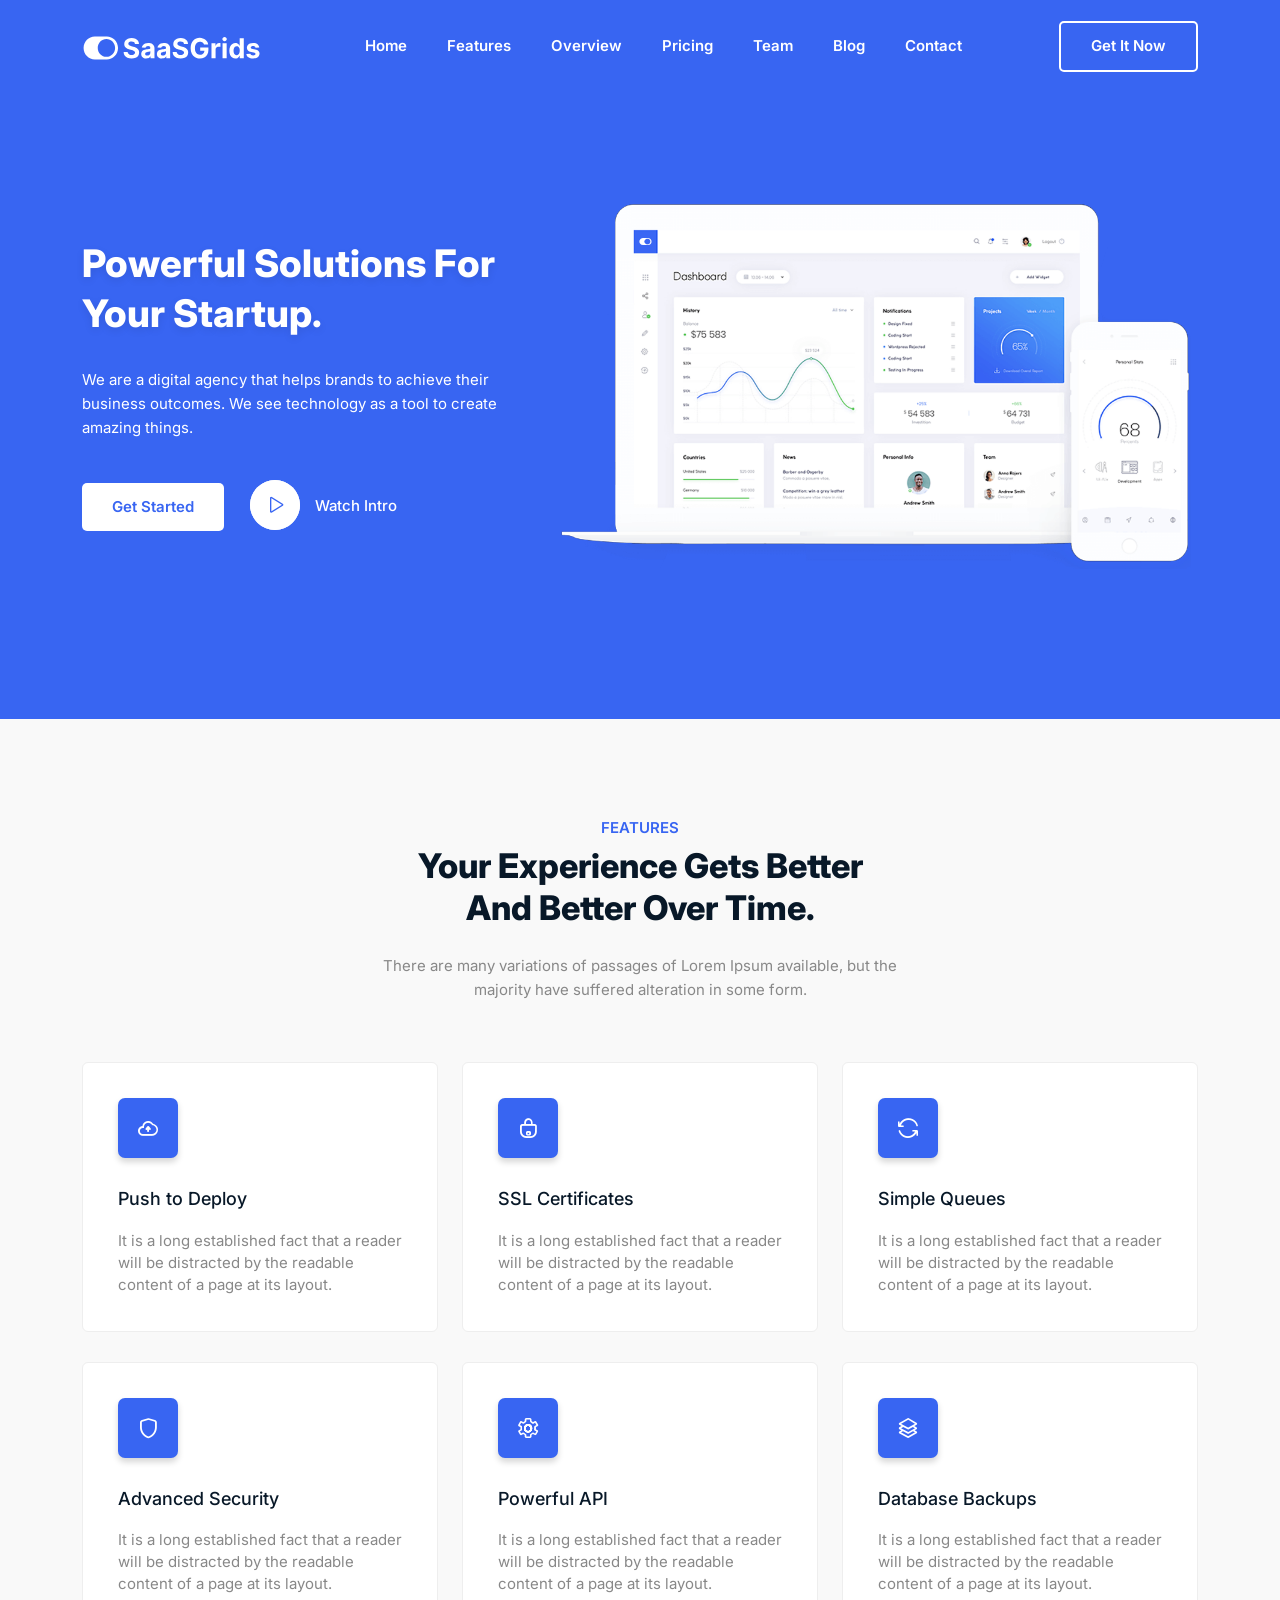
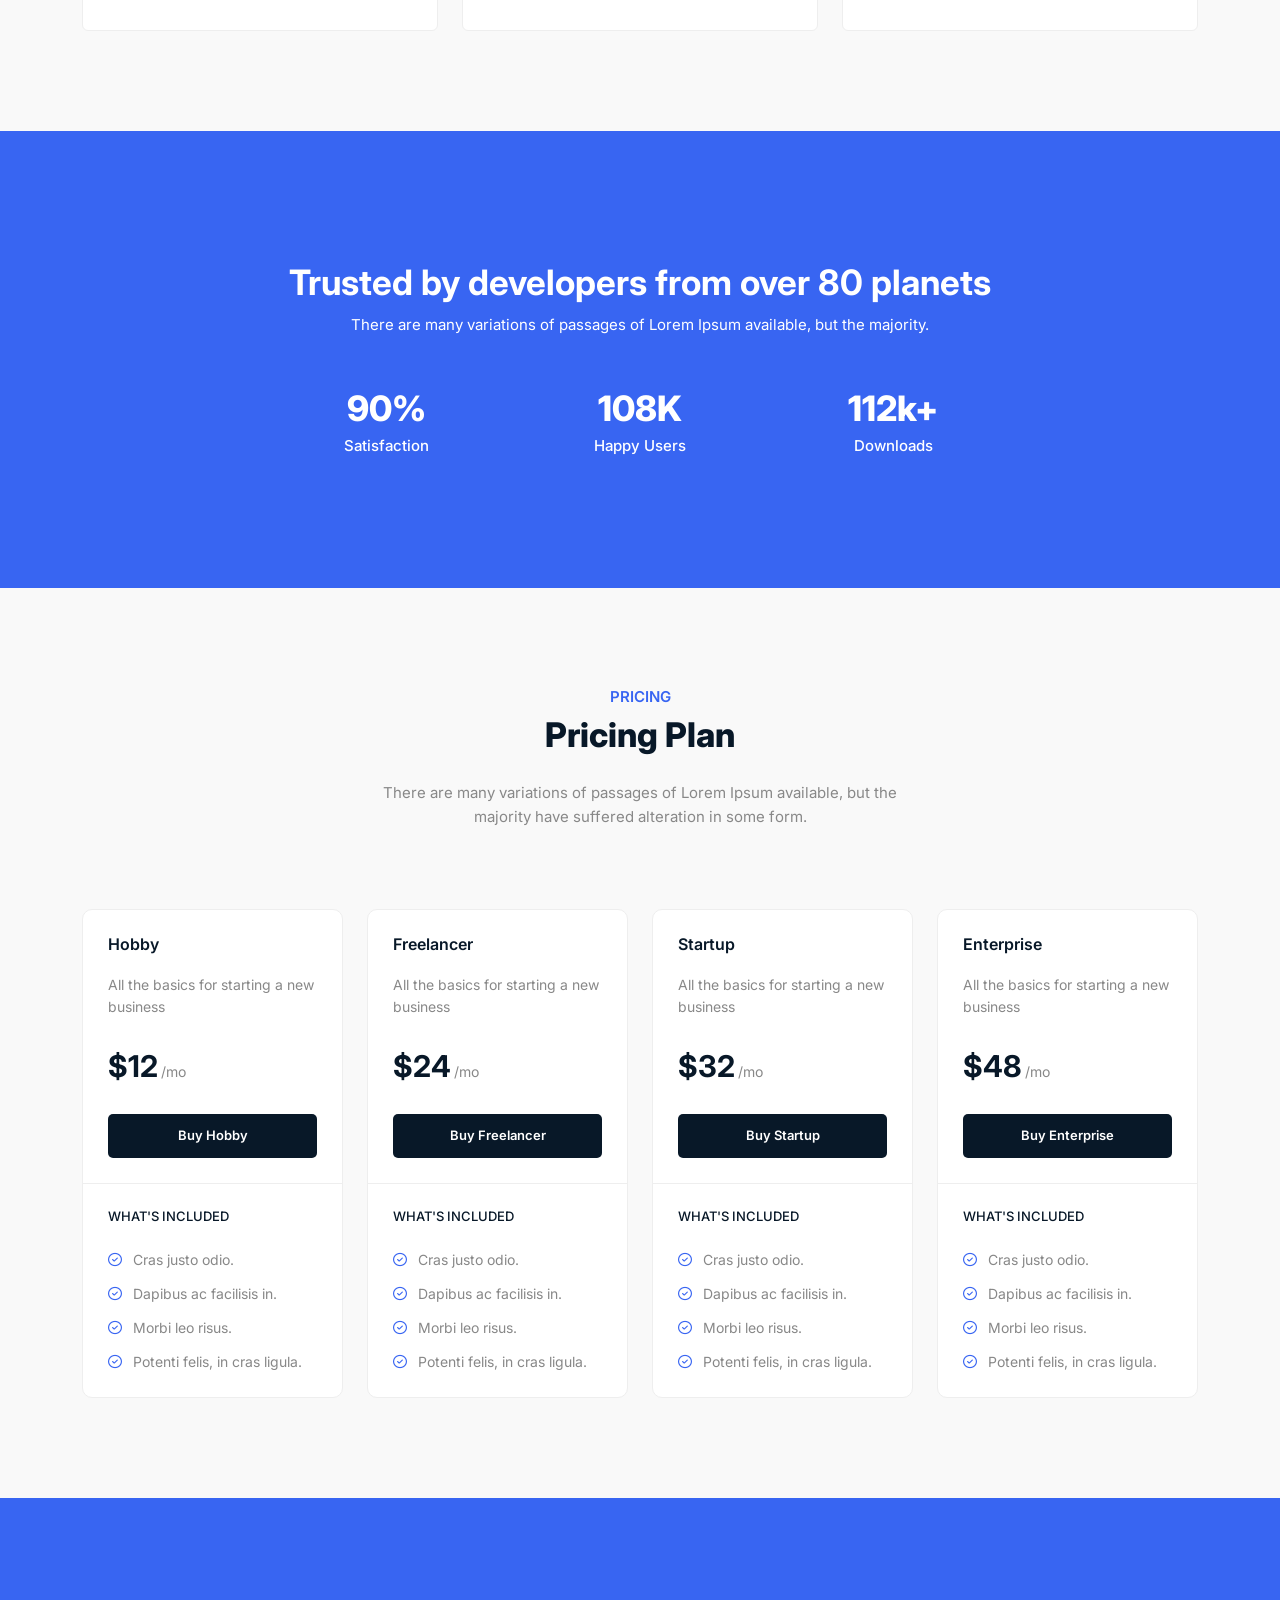
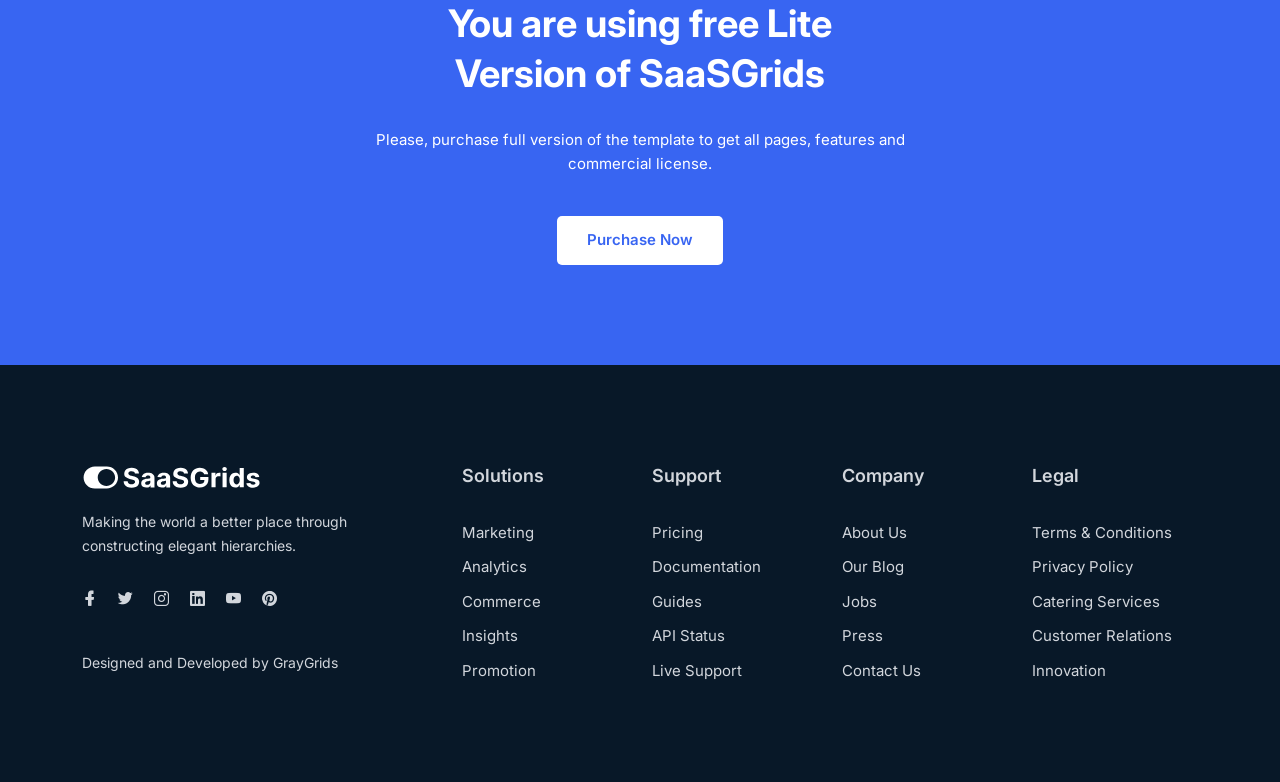
<file: SaasGrids-free-lite/index.html>
<!DOCTYPE html>
<html class="no-js" lang="zxx">

<head>
    <meta charset="utf-8" />
    <meta http-equiv="x-ua-compatible" content="ie=edge" />
    <title>SaaSGrids - Creative Landing Page HTML Template.</title>
    <meta name="description" content="" />
    <meta name="viewport" content="width=device-width, initial-scale=1" />
    <link rel="shortcut icon" type="image/x-icon" href="assets/images/favicon.svg" />

    <!-- ========================= CSS here ========================= -->
    <link rel="stylesheet" href="assets/css/bootstrap.min.css" />
    <link rel="stylesheet" href="assets/css/LineIcons.2.0.css" />
    <link rel="stylesheet" href="assets/css/animate.css" />
    <link rel="stylesheet" href="assets/css/tiny-slider.css" />
    <link rel="stylesheet" href="assets/css/glightbox.min.css" />
    <link rel="stylesheet" href="assets/css/main.css" />

</head>

<body>
    <!--[if lte IE 9]>
      <p class="browserupgrade">
        You are using an <strong>outdated</strong> browser. Please
        <a href="https://browsehappy.com/">upgrade your browser</a> to improve
        your experience and security.
      </p>
    <![endif]-->

    <!-- Preloader -->
    <div class="preloader">
        <div class="preloader-inner">
            <div class="preloader-icon">
                <span></span>
                <span></span>
            </div>
        </div>
    </div>
    <!-- /End Preloader -->

    <!-- Start Header Area -->
    <header class="header navbar-area">
        <div class="container">
            <div class="row align-items-center">
                <div class="col-lg-12">
                    <div class="nav-inner">
                        <!-- Start Navbar -->
                        <nav class="navbar navbar-expand-lg">
                            <a class="navbar-brand" href="index.html">
                                <img src="assets/images/logo/white-logo.svg" alt="Logo">
                            </a>
                            <button class="navbar-toggler mobile-menu-btn" type="button" data-bs-toggle="collapse"
                                data-bs-target="#navbarSupportedContent" aria-controls="navbarSupportedContent"
                                aria-expanded="false" aria-label="Toggle navigation">
                                <span class="toggler-icon"></span>
                                <span class="toggler-icon"></span>
                                <span class="toggler-icon"></span>
                            </button>
                            <div class="collapse navbar-collapse sub-menu-bar" id="navbarSupportedContent">
                                <ul id="nav" class="navbar-nav ms-auto">
                                    <li class="nav-item">
                                        <a href="#home" class="page-scroll active"
                                            aria-label="Toggle navigation">Home</a>
                                    </li>
                                    <li class="nav-item">
                                        <a href="#features" class="page-scroll"
                                            aria-label="Toggle navigation">Features</a>
                                    </li>
                                    <li class="nav-item">
                                        <a href="javascript:void(0)" aria-label="Toggle navigation">Overview</a>
                                    </li>
                                    <li class="nav-item">
                                        <a href="#pricing" class="page-scroll"
                                            aria-label="Toggle navigation">Pricing</a>
                                    </li>
                                    <li class="nav-item">
                                        <a href="javascript:void(0)" aria-label="Toggle navigation">Team</a>
                                    </li>
                                    <li class="nav-item">
                                        <a class="dd-menu collapsed" href="javascript:void(0)" data-bs-toggle="collapse"
                                            data-bs-target="#submenu-1-4" aria-controls="navbarSupportedContent"
                                            aria-expanded="false" aria-label="Toggle navigation">Blog</a>
                                        <ul class="sub-menu collapse" id="submenu-1-4">
                                            <li class="nav-item"><a href="javascript:void(0)">Blog Grid Sidebar</a>
                                            </li>
                                            <li class="nav-item"><a href="javascript:void(0)">Blog Single</a></li>
                                            <li class="nav-item"><a href="javascript:void(0)">Blog Single
                                                    Sibebar</a></li>
                                        </ul>
                                    </li>
                                    <li class="nav-item">
                                        <a href="javascript:void(0)" aria-label="Toggle navigation">Contact</a>
                                    </li>
                                </ul>
                            </div> <!-- navbar collapse -->
                            <div class="button add-list-button">
                                <a href="javascript:void(0)" class="btn">Get it now</a>
                            </div>
                        </nav>
                        <!-- End Navbar -->
                    </div>
                </div>
            </div> <!-- row -->
        </div> <!-- container -->
    </header>
    <!-- End Header Area -->

    <!-- Start Hero Area -->
    <section id="home" class="hero-area">
        <div class="container">
            <div class="row align-items-center">
                <div class="col-lg-5 col-md-12 col-12">
                    <div class="hero-content">
                        <h1 class="wow fadeInLeft" data-wow-delay=".4s">Powerful solutions for your startup.</h1>
                        <p class="wow fadeInLeft" data-wow-delay=".6s">We are a digital agency that helps brands to
                            achieve their business outcomes. We see technology as a tool to create amazing things.</p>
                        <div class="button wow fadeInLeft" data-wow-delay=".8s">
                            <a href="contact.html" class="btn">Get Started</a>
                            <a href="https://www.youtube.com/watch?v=r44RKWyfcFw&fbclid=IwAR21beSJORalzmzokxDRcGfkZA1AtRTE__l5N4r09HcGS5Y6vOluyouM9EM"
                                class="glightbox video-button"><span class="video"><i
                                        class="lni lni-play"></i></span><span class="text">Watch Intro</span></a>
                        </div>
                    </div>
                </div>
                <div class="col-lg-7 col-md-12 col-12">
                    <div class="hero-image wow fadeInRight" data-wow-delay=".4s">
                        <img src="assets/images/hero/laptop.png" alt="#">
                    </div>
                </div>
            </div>
        </div>
    </section>
    <!-- End Hero Area -->

    <!-- Start Features Area -->
    <section id="features" class="features section">
        <div class="container">
            <div class="row">
                <div class="col-12">
                    <div class="section-title">
                        <h3 class="wow zoomIn" data-wow-delay=".2s">Features</h3>
                        <h2 class="wow fadeInUp" data-wow-delay=".4s">Your Experience Gets Better And Better Over Time.
                        </h2>
                        <p class="wow fadeInUp" data-wow-delay=".6s">There are many variations of passages of Lorem
                            Ipsum available, but the majority have suffered alteration in some form.</p>
                    </div>
                </div>
            </div>
            <div class="row">
                <div class="col-lg-4 col-md-6 col-12">
                    <!-- Start Single Feature -->
                    <div class="single-feature wow fadeInUp" data-wow-delay=".2s">
                        <i class="lni lni-cloud-upload"></i>
                        <h3>Push to Deploy</h3>
                        <p>It is a long established fact that a reader will be distracted by the readable content of a
                            page at its layout.</p>
                    </div>
                    <!-- End Single Feature -->
                </div>
                <div class="col-lg-4 col-md-6 col-12">
                    <!-- Start Single Feature -->
                    <div class="single-feature wow fadeInUp" data-wow-delay=".4s">
                        <i class="lni lni-lock"></i>
                        <h3>SSL Certificates</h3>
                        <p>It is a long established fact that a reader will be distracted by the readable content of a
                            page at its layout.</p>
                    </div>
                    <!-- End Single Feature -->
                </div>
                <div class="col-lg-4 col-md-6 col-12">
                    <!-- Start Single Feature -->
                    <div class="single-feature wow fadeInUp" data-wow-delay=".6s">
                        <i class="lni lni-reload"></i>
                        <h3>Simple Queues</h3>
                        <p>It is a long established fact that a reader will be distracted by the readable content of a
                            page at its layout.</p>
                    </div>
                    <!-- End Single Feature -->
                </div>
                <div class="col-lg-4 col-md-6 col-12">
                    <!-- Start Single Feature -->
                    <div class="single-feature wow fadeInUp" data-wow-delay=".2s">
                        <i class="lni lni-shield"></i>
                        <h3>Advanced Security</h3>
                        <p>It is a long established fact that a reader will be distracted by the readable content of a
                            page at its layout.</p>
                    </div>
                    <!-- End Single Feature -->
                </div>
                <div class="col-lg-4 col-md-6 col-12">
                    <!-- Start Single Feature -->
                    <div class="single-feature wow fadeInUp" data-wow-delay=".4s">
                        <i class="lni lni-cog"></i>
                        <h3>Powerful API</h3>
                        <p>It is a long established fact that a reader will be distracted by the readable content of a
                            page at its layout.</p>
                    </div>
                    <!-- End Single Feature -->
                </div>
                <div class="col-lg-4 col-md-6 col-12">
                    <!-- Start Single Feature -->
                    <div class="single-feature wow fadeInUp" data-wow-delay=".6s">
                        <i class="lni lni-layers"></i>
                        <h3>Database Backups</h3>
                        <p>It is a long established fact that a reader will be distracted by the readable content of a
                            page at its layout.</p>
                    </div>
                    <!-- End Single Feature -->
                </div>
            </div>
        </div>
    </section>
    <!-- End Features Area -->

    <!-- Start Achievement Area -->
    <section class="our-achievement section">
        <div class="container">
            <div class="row">
                <div class="col-lg-10 offset-lg-1 col-md-12 col-12">
                    <div class="title">
                        <h2>Trusted by developers from over 80 planets</h2>
                        <p>There are many variations of passages of Lorem Ipsum available, but the majority.</p>
                    </div>
                </div>
            </div>
            <div class="row">
                <div class="col-lg-8 offset-lg-2 col-md-12 col-12">
                    <div class="row">
                        <div class="col-lg-4 col-md-4 col-12">
                            <div class="single-achievement wow fadeInUp" data-wow-delay=".2s">
                                <h3 class="counter"><span id="secondo1" class="countup" cup-end="100">100</span>%</h3>
                                <p>satisfaction</p>
                            </div>
                        </div>
                        <div class="col-lg-4 col-md-4 col-12">
                            <div class="single-achievement wow fadeInUp" data-wow-delay=".4s">
                                <h3 class="counter"><span id="secondo2" class="countup" cup-end="120">120</span>K</h3>
                                <p>Happy Users</p>
                            </div>
                        </div>
                        <div class="col-lg-4 col-md-4 col-12">
                            <div class="single-achievement wow fadeInUp" data-wow-delay=".6s">
                                <h3 class="counter"><span id="secondo3" class="countup" cup-end="125">125</span>k+</h3>
                                <p>Downloads</p>
                            </div>
                        </div>
                    </div>
                </div>
            </div>
        </div>
    </section>
    <!-- End Achievement Area -->

    <!-- Start Pricing Table Area -->
    <section id="pricing" class="pricing-table section">
        <div class="container">
            <div class="row">
                <div class="col-12">
                    <div class="section-title">
                        <h3 class="wow zoomIn" data-wow-delay=".2s">pricing</h3>
                        <h2 class="wow fadeInUp" data-wow-delay=".4s">Pricing Plan</h2>
                        <p class="wow fadeInUp" data-wow-delay=".6s">There are many variations of passages of Lorem
                            Ipsum available, but the majority have suffered alteration in some form.</p>
                    </div>
                </div>
            </div>
            <div class="row">
                <div class="col-lg-3 col-md-6 col-12">
                    <!-- Single Table -->
                    <div class="single-table wow fadeInUp" data-wow-delay=".2s">
                        <!-- Table Head -->
                        <div class="table-head">
                            <h4 class="title">Hobby</h4>
                            <p>All the basics for starting a new business</p>
                            <div class="price">
                                <h2 class="amount">$12<span class="duration">/mo</span></h2>
                            </div>
                            <div class="button">
                                <a href="javascript:void(0)" class="btn">Buy Hobby</a>
                            </div>
                        </div>
                        <!-- End Table Head -->
                        <!-- Start Table Content -->
                        <div class="table-content">
                            <h4 class="middle-title">What's Included</h4>
                            <!-- Table List -->
                            <ul class="table-list">
                                <li><i class="lni lni-checkmark-circle"></i> Cras justo odio.</li>
                                <li><i class="lni lni-checkmark-circle"></i> Dapibus ac facilisis in.</li>
                                <li><i class="lni lni-checkmark-circle"></i> Morbi leo risus.</li>
                                <li><i class="lni lni-checkmark-circle"></i> Potenti felis, in cras ligula.</li>
                            </ul>
                            <!-- End Table List -->
                        </div>
                        <!-- End Table Content -->
                    </div>
                    <!-- End Single Table-->
                </div>
                <div class="col-lg-3 col-md-6 col-12">
                    <!-- Single Table -->
                    <div class="single-table wow fadeInUp" data-wow-delay=".4s">
                        <!-- Table Head -->
                        <div class="table-head">
                            <h4 class="title">Freelancer</h4>
                            <p>All the basics for starting a new business</p>
                            <div class="price">
                                <h2 class="amount">$24<span class="duration">/mo</span></h2>
                            </div>
                            <div class="button">
                                <a href="javascript:void(0)" class="btn">Buy Freelancer</a>
                            </div>
                        </div>
                        <!-- End Table Head -->
                        <!-- Start Table Content -->
                        <div class="table-content">
                            <h4 class="middle-title">What's Included</h4>
                            <!-- Table List -->
                            <ul class="table-list">
                                <li><i class="lni lni-checkmark-circle"></i> Cras justo odio.</li>
                                <li><i class="lni lni-checkmark-circle"></i> Dapibus ac facilisis in.</li>
                                <li><i class="lni lni-checkmark-circle"></i> Morbi leo risus.</li>
                                <li><i class="lni lni-checkmark-circle"></i> Potenti felis, in cras ligula.</li>
                            </ul>
                            <!-- End Table List -->
                        </div>
                        <!-- End Table Content -->
                    </div>
                    <!-- End Single Table-->
                </div>
                <div class="col-lg-3 col-md-6 col-12">
                    <!-- Single Table -->
                    <div class="single-table wow fadeInUp" data-wow-delay=".6s">
                        <!-- Table Head -->
                        <div class="table-head">
                            <h4 class="title">Startup</h4>
                            <p>All the basics for starting a new business</p>
                            <div class="price">
                                <h2 class="amount">$32<span class="duration">/mo</span></h2>
                            </div>
                            <div class="button">
                                <a href="javascript:void(0)" class="btn">Buy Startup</a>
                            </div>
                        </div>
                        <!-- End Table Head -->
                        <!-- Start Table Content -->
                        <div class="table-content">
                            <h4 class="middle-title">What's Included</h4>
                            <!-- Table List -->
                            <ul class="table-list">
                                <li><i class="lni lni-checkmark-circle"></i> Cras justo odio.</li>
                                <li><i class="lni lni-checkmark-circle"></i> Dapibus ac facilisis in.</li>
                                <li><i class="lni lni-checkmark-circle"></i> Morbi leo risus.</li>
                                <li><i class="lni lni-checkmark-circle"></i> Potenti felis, in cras ligula.</li>
                            </ul>
                            <!-- End Table List -->
                        </div>
                        <!-- End Table Content -->
                    </div>
                    <!-- End Single Table-->
                </div>
                <div class="col-lg-3 col-md-6 col-12">
                    <!-- Single Table -->
                    <div class="single-table wow fadeInUp" data-wow-delay=".8s">
                        <!-- Table Head -->
                        <div class="table-head">
                            <h4 class="title">Enterprise</h4>
                            <p>All the basics for starting a new business</p>
                            <div class="price">
                                <h2 class="amount">$48<span class="duration">/mo</span></h2>
                            </div>
                            <div class="button">
                                <a href="javascript:void(0)" class="btn">Buy Enterprise</a>
                            </div>
                        </div>
                        <!-- End Table Head -->
                        <!-- Start Table Content -->
                        <div class="table-content">
                            <h4 class="middle-title">What's Included</h4>
                            <!-- Table List -->
                            <ul class="table-list">
                                <li><i class="lni lni-checkmark-circle"></i> Cras justo odio.</li>
                                <li><i class="lni lni-checkmark-circle"></i> Dapibus ac facilisis in.</li>
                                <li><i class="lni lni-checkmark-circle"></i> Morbi leo risus.</li>
                                <li><i class="lni lni-checkmark-circle"></i> Potenti felis, in cras ligula.</li>
                            </ul>
                            <!-- End Table List -->
                        </div>
                        <!-- End Table Content -->
                    </div>
                    <!-- End Single Table-->
                </div>
            </div>
        </div>
    </section>
    <!--/ End Pricing Table Area -->

    <!-- Start Call To Action Area -->
    <section class="section call-action">
        <div class="container">
            <div class="row">
                <div class="col-lg-8 offset-lg-2 col-md-12 col-12">
                    <div class="cta-content">
                        <h2 class="wow fadeInUp" data-wow-delay=".2s">You are using free Lite <br>Version of SaaSGrids
                        </h2>
                        <p class="wow fadeInUp" data-wow-delay=".4s">Please, purchase full version of the template to
                            get all pages, features and commercial license.</p>
                        <div class="button wow fadeInUp" data-wow-delay=".6s">
                            <a href="javascript:void(0)" class="btn">Purchase Now</a>
                        </div>
                    </div>
                </div>
            </div>
        </div>
    </section>
    <!-- End Call To Action Area -->

    <!-- Start Footer Area -->
    <footer class="footer">
        <!-- Start Footer Top -->
        <div class="footer-top">
            <div class="container">
                <div class="row">
                    <div class="col-lg-4 col-md-4 col-12">
                        <!-- Single Widget -->
                        <div class="single-footer f-about">
                            <div class="logo">
                                <a href="index.html">
                                    <img src="assets/images/logo/white-logo.svg" alt="#">
                                </a>
                            </div>
                            <p>Making the world a better place through constructing elegant hierarchies.</p>
                            <ul class="social">
                                <li><a href="javascript:void(0)"><i class="lni lni-facebook-filled"></i></a></li>
                                <li><a href="javascript:void(0)"><i class="lni lni-twitter-original"></i></a></li>
                                <li><a href="javascript:void(0)"><i class="lni lni-instagram"></i></a></li>
                                <li><a href="javascript:void(0)"><i class="lni lni-linkedin-original"></i></a></li>
                                <li><a href="javascript:void(0)"><i class="lni lni-youtube"></i></a></li>
                                <li><a href="javascript:void(0)"><i class="lni lni-pinterest"></i></a></li>
                            </ul>
                            <p class="copyright-text">Designed and Developed by <a href="https://graygrids.com/"
                                    rel="nofollow" target="_blank">GrayGrids</a>
                            </p>
                        </div>
                        <!-- End Single Widget -->
                    </div>
                    <div class="col-lg-8 col-md-8 col-12">
                        <div class="row">
                            <div class="col-lg-3 col-md-6 col-12">
                                <!-- Single Widget -->
                                <div class="single-footer f-link">
                                    <h3>Solutions</h3>
                                    <ul>
                                        <li><a href="javascript:void(0)">Marketing</a></li>
                                        <li><a href="javascript:void(0)">Analytics</a></li>
                                        <li><a href="javascript:void(0)">Commerce</a></li>
                                        <li><a href="javascript:void(0)">Insights</a></li>
                                        <li><a href="javascript:void(0)">Promotion</a></li>
                                    </ul>
                                </div>
                                <!-- End Single Widget -->
                            </div>
                            <div class="col-lg-3 col-md-6 col-12">
                                <!-- Single Widget -->
                                <div class="single-footer f-link">
                                    <h3>Support</h3>
                                    <ul>
                                        <li><a href="javascript:void(0)">Pricing</a></li>
                                        <li><a href="javascript:void(0)">Documentation</a></li>
                                        <li><a href="javascript:void(0)">Guides</a></li>
                                        <li><a href="javascript:void(0)">API Status</a></li>
                                        <li><a href="javascript:void(0)">Live Support</a></li>
                                    </ul>
                                </div>
                                <!-- End Single Widget -->
                            </div>
                            <div class="col-lg-3 col-md-6 col-12">
                                <!-- Single Widget -->
                                <div class="single-footer f-link">
                                    <h3>Company</h3>
                                    <ul>
                                        <li><a href="javascript:void(0)">About Us</a></li>
                                        <li><a href="javascript:void(0)">Our Blog</a></li>
                                        <li><a href="javascript:void(0)">Jobs</a></li>
                                        <li><a href="javascript:void(0)">Press</a></li>
                                        <li><a href="javascript:void(0)">Contact Us</a></li>
                                    </ul>
                                </div>
                                <!-- End Single Widget -->
                            </div>
                            <div class="col-lg-3 col-md-6 col-12">
                                <!-- Single Widget -->
                                <div class="single-footer f-link">
                                    <h3>Legal</h3>
                                    <ul>
                                        <li><a href="javascript:void(0)">Terms & Conditions</a></li>
                                        <li><a href="javascript:void(0)">Privacy Policy</a></li>
                                        <li><a href="javascript:void(0)">Catering Services</a></li>
                                        <li><a href="javascript:void(0)">Customer Relations</a></li>
                                        <li><a href="javascript:void(0)">Innovation</a></li>
                                    </ul>
                                </div>
                                <!-- End Single Widget -->
                            </div>
                        </div>
                    </div>
                </div>
            </div>
        </div>
        <!--/ End Footer Top -->
    </footer>
    <!--/ End Footer Area -->

    <!-- ========================= scroll-top ========================= -->
    <a href="#" class="scroll-top">
        <i class="lni lni-chevron-up"></i>
    </a>

    <!-- ========================= JS here ========================= -->
    <script src="assets/js/bootstrap.min.js"></script>
    <script src="assets/js/wow.min.js"></script>
    <script src="assets/js/tiny-slider.js"></script>
    <script src="assets/js/glightbox.min.js"></script>
    <script src="assets/js/count-up.min.js"></script>
    <script src="assets/js/main.js"></script>
    <script type="text/javascript">
        //====== counter up 
        var cu = new counterUp({
            start: 0,
            duration: 2000,
            intvalues: true,
            interval: 100,
            append: " ",
        });
        cu.start();
    </script>
</body>

</html>
</file>
<file: SaasGrids-free-lite/assets/css/tiny-slider.css>
.tns-outer{padding:0!important}.tns-outer [hidden]{display:none!important}.tns-outer [aria-controls],.tns-outer [data-action]{cursor:pointer}.tns-slider{-webkit-transition:all 0s;-moz-transition:all 0s;transition:all 0s}.tns-slider>.tns-item{-webkit-box-sizing:border-box;-moz-box-sizing:border-box;box-sizing:border-box}.tns-horizontal.tns-subpixel{white-space:nowrap}.tns-horizontal.tns-subpixel>.tns-item{display:inline-block;vertical-align:top;white-space:normal}.tns-horizontal.tns-no-subpixel:after{content:'';display:table;clear:both}.tns-horizontal.tns-no-subpixel>.tns-item{float:left}.tns-horizontal.tns-carousel.tns-no-subpixel>.tns-item{margin-right:-100%}.tns-no-calc{position:relative;left:0}.tns-gallery{position:relative;left:0;min-height:1px}.tns-gallery>.tns-item{position:absolute;left:-100%;-webkit-transition:transform 0s,opacity 0s;-moz-transition:transform 0s,opacity 0s;transition:transform 0s,opacity 0s}.tns-gallery>.tns-slide-active{position:relative;left:auto!important}.tns-gallery>.tns-moving{-webkit-transition:all .25s;-moz-transition:all .25s;transition:all .25s}.tns-autowidth{display:inline-block}.tns-lazy-img{-webkit-transition:opacity .6s;-moz-transition:opacity .6s;transition:opacity .6s;opacity:.6}.tns-lazy-img.tns-complete{opacity:1}.tns-ah{-webkit-transition:height 0s;-moz-transition:height 0s;transition:height 0s}.tns-ovh{overflow:hidden}.tns-visually-hidden{position:absolute;left:-10000em}.tns-transparent{opacity:0;visibility:hidden}.tns-fadeIn{opacity:1;filter:alpha(opacity=100);z-index:0}.tns-normal,.tns-fadeOut{opacity:0;filter:alpha(opacity=0);z-index:-1}.tns-vpfix{white-space:nowrap}.tns-vpfix>div,.tns-vpfix>li{display:inline-block}.tns-t-subp2{margin:0 auto;width:310px;position:relative;height:10px;overflow:hidden}.tns-t-ct{width:2333.3333333%;width:-webkit-calc(100% * 70/3);width:-moz-calc(100% * 70/3);width:calc(100% * 70/3);position:absolute;right:0}.tns-t-ct:after{content:'';display:table;clear:both}.tns-t-ct>div{width:1.4285714%;width:-webkit-calc(100%/70);width:-moz-calc(100%/70);width:calc(100%/70);height:10px;float:left}
</file>
<file: SaasGrids-free-lite/assets/css/main.css>
/*======================================
    Variables
========================================*/
/*======================================
    Normalize CSS
========================================*/
@import url("https://fonts.googleapis.com/css2?family=Inter:wght@100;200;300;400;500;600;700;800;900&display=swap");
html {
  scroll-behavior: smooth;
}

body {
  font-family: "Inter", sans-serif;
  font-weight: normal;
  font-style: normal;
  color: #888;
  overflow-x: hidden;
  font-size: 15px;
}

p {
  margin: 0;
  padding: 0;
  font-size: 15px;
  line-height: 24px;
}

* {
  margin: 0;
  padding: 0;
}

.navbar-toggler:focus,
a:focus,
input:focus,
textarea:focus,
button:focus,
.btn:focus,
.btn.focus,
.btn:not(:disabled):not(.disabled).active,
.btn:not(:disabled):not(.disabled):active {
  text-decoration: none;
  outline: none;
  outline: none !important;
  border-color: none !important;
  -webkit-box-shadow: none !important;
          box-shadow: none !important;
}

.form-check-input:checked {
  background-color: #3865F2;
  border-color: #3865F2;
}

select {
  -webkit-writing-mode: horizontal-tb !important;
  text-rendering: auto;
  color: #081828;
  letter-spacing: normal;
  word-spacing: normal;
  text-transform: none;
  text-indent: 0px;
  text-shadow: none;
  display: inline-block;
  text-align: start;
  -webkit-appearance: menulist;
     -moz-appearance: menulist;
          appearance: menulist;
  -webkit-box-sizing: border-box;
          box-sizing: border-box;
  -webkit-box-align: center;
      -ms-flex-align: center;
          align-items: center;
  white-space: pre;
  -webkit-rtl-ordering: logical;
  background-color: -internal-light-dark(white, #3b3b3b);
  cursor: default;
  margin: 0em;
  font: 400 14px;
  border-radius: 0px;
  border-width: 1px;
  border-style: solid;
  border-color: -internal-light-dark(#767676, #858585);
  -o-border-image: initial;
     border-image: initial;
}

span,
a {
  display: inline-block;
  text-decoration: none;
  transition: all 0.4s ease;
  -webkit-transition: all 0.4s ease;
  -moz-transition: all 0.4s ease;
}

audio,
canvas,
iframe,
img,
svg,
video {
  vertical-align: middle;
}

img {
  max-width: 100%;
}

h1,
h2,
h3,
h4,
h5,
h6 {
  font-weight: 600;
  margin: 0px;
  color: #081828;
}

h1 a,
h2 a,
h3 a,
h4 a,
h5 a,
h6 a {
  color: inherit;
}

h1 {
  font-size: 50px;
}

h2 {
  font-size: 40px;
}

h3 {
  font-size: 30px;
}

h4 {
  font-size: 25px;
}

h5 {
  font-size: 20px;
}

h6 {
  font-size: 16px;
}

ul,
ol {
  margin: 0px;
  padding: 0px;
  list-style-type: none;
}

.mt-5 {
  margin-top: 5px;
}

.mt-10 {
  margin-top: 10px;
}

.mt-15 {
  margin-top: 15px;
}

.mt-20 {
  margin-top: 20px;
}

.mt-25 {
  margin-top: 25px;
}

.mt-30 {
  margin-top: 30px;
}

.mt-35 {
  margin-top: 35px;
}

.mt-40 {
  margin-top: 40px;
}

.mt-45 {
  margin-top: 45px;
}

.mt-50 {
  margin-top: 50px;
}

.mt-55 {
  margin-top: 55px;
}

.mt-60 {
  margin-top: 60px;
}

.mt-65 {
  margin-top: 65px;
}

.mt-70 {
  margin-top: 70px;
}

.mt-75 {
  margin-top: 75px;
}

.mt-80 {
  margin-top: 80px;
}

.mt-85 {
  margin-top: 85px;
}

.mt-90 {
  margin-top: 90px;
}

.mt-95 {
  margin-top: 95px;
}

.mt-100 {
  margin-top: 100px;
}

.mt-105 {
  margin-top: 105px;
}

.mt-110 {
  margin-top: 110px;
}

.mt-115 {
  margin-top: 115px;
}

.mt-120 {
  margin-top: 120px;
}

.mt-125 {
  margin-top: 125px;
}

.mt-130 {
  margin-top: 130px;
}

.mt-135 {
  margin-top: 135px;
}

.mt-140 {
  margin-top: 140px;
}

.mt-145 {
  margin-top: 145px;
}

.mt-150 {
  margin-top: 150px;
}

.mt-155 {
  margin-top: 155px;
}

.mt-160 {
  margin-top: 160px;
}

.mt-165 {
  margin-top: 165px;
}

.mt-170 {
  margin-top: 170px;
}

.mt-175 {
  margin-top: 175px;
}

.mt-180 {
  margin-top: 180px;
}

.mt-185 {
  margin-top: 185px;
}

.mt-190 {
  margin-top: 190px;
}

.mt-195 {
  margin-top: 195px;
}

.mt-200 {
  margin-top: 200px;
}

.mt-205 {
  margin-top: 205px;
}

.mt-210 {
  margin-top: 210px;
}

.mt-215 {
  margin-top: 215px;
}

.mt-220 {
  margin-top: 220px;
}

.mt-225 {
  margin-top: 225px;
}

.mb-5 {
  margin-bottom: 5px;
}

.mb-10 {
  margin-bottom: 10px;
}

.mb-15 {
  margin-bottom: 15px;
}

.mb-20 {
  margin-bottom: 20px;
}

.mb-25 {
  margin-bottom: 25px;
}

.mb-30 {
  margin-bottom: 30px;
}

.mb-35 {
  margin-bottom: 35px;
}

.mb-40 {
  margin-bottom: 40px;
}

.mb-45 {
  margin-bottom: 45px;
}

.mb-50 {
  margin-bottom: 50px;
}

.mb-55 {
  margin-bottom: 55px;
}

.mb-60 {
  margin-bottom: 60px;
}

.mb-65 {
  margin-bottom: 65px;
}

.mb-70 {
  margin-bottom: 70px;
}

.mb-75 {
  margin-bottom: 75px;
}

.mb-80 {
  margin-bottom: 80px;
}

.mb-85 {
  margin-bottom: 85px;
}

.mb-90 {
  margin-bottom: 90px;
}

.mb-95 {
  margin-bottom: 95px;
}

.mb-100 {
  margin-bottom: 100px;
}

.mb-105 {
  margin-bottom: 105px;
}

.mb-110 {
  margin-bottom: 110px;
}

.mb-115 {
  margin-bottom: 115px;
}

.mb-120 {
  margin-bottom: 120px;
}

.mb-125 {
  margin-bottom: 125px;
}

.mb-130 {
  margin-bottom: 130px;
}

.mb-135 {
  margin-bottom: 135px;
}

.mb-140 {
  margin-bottom: 140px;
}

.mb-145 {
  margin-bottom: 145px;
}

.mb-150 {
  margin-bottom: 150px;
}

.mb-155 {
  margin-bottom: 155px;
}

.mb-160 {
  margin-bottom: 160px;
}

.mb-165 {
  margin-bottom: 165px;
}

.mb-170 {
  margin-bottom: 170px;
}

.mb-175 {
  margin-bottom: 175px;
}

.mb-180 {
  margin-bottom: 180px;
}

.mb-185 {
  margin-bottom: 185px;
}

.mb-190 {
  margin-bottom: 190px;
}

.mb-195 {
  margin-bottom: 195px;
}

.mb-200 {
  margin-bottom: 200px;
}

.mb-205 {
  margin-bottom: 205px;
}

.mb-210 {
  margin-bottom: 210px;
}

.mb-215 {
  margin-bottom: 215px;
}

.mb-220 {
  margin-bottom: 220px;
}

.mb-225 {
  margin-bottom: 225px;
}

.pt-5 {
  padding-top: 5px;
}

.pt-10 {
  padding-top: 10px;
}

.pt-15 {
  padding-top: 15px;
}

.pt-20 {
  padding-top: 20px;
}

.pt-25 {
  padding-top: 25px;
}

.pt-30 {
  padding-top: 30px;
}

.pt-35 {
  padding-top: 35px;
}

.pt-40 {
  padding-top: 40px;
}

.pt-45 {
  padding-top: 45px;
}

.pt-50 {
  padding-top: 50px;
}

.pt-55 {
  padding-top: 55px;
}

.pt-60 {
  padding-top: 60px;
}

.pt-65 {
  padding-top: 65px;
}

.pt-70 {
  padding-top: 70px;
}

.pt-75 {
  padding-top: 75px;
}

.pt-80 {
  padding-top: 80px;
}

.pt-85 {
  padding-top: 85px;
}

.pt-90 {
  padding-top: 90px;
}

.pt-95 {
  padding-top: 95px;
}

.pt-100 {
  padding-top: 100px;
}

.pt-105 {
  padding-top: 105px;
}

.pt-110 {
  padding-top: 110px;
}

.pt-115 {
  padding-top: 115px;
}

.pt-120 {
  padding-top: 120px;
}

.pt-125 {
  padding-top: 125px;
}

.pt-130 {
  padding-top: 130px;
}

.pt-135 {
  padding-top: 135px;
}

.pt-140 {
  padding-top: 140px;
}

.pt-145 {
  padding-top: 145px;
}

.pt-150 {
  padding-top: 150px;
}

.pt-155 {
  padding-top: 155px;
}

.pt-160 {
  padding-top: 160px;
}

.pt-165 {
  padding-top: 165px;
}

.pt-170 {
  padding-top: 170px;
}

.pt-175 {
  padding-top: 175px;
}

.pt-180 {
  padding-top: 180px;
}

.pt-185 {
  padding-top: 185px;
}

.pt-190 {
  padding-top: 190px;
}

.pt-195 {
  padding-top: 195px;
}

.pt-200 {
  padding-top: 200px;
}

.pt-205 {
  padding-top: 205px;
}

.pt-210 {
  padding-top: 210px;
}

.pt-215 {
  padding-top: 215px;
}

.pt-220 {
  padding-top: 220px;
}

.pt-225 {
  padding-top: 225px;
}

.pb-5 {
  padding-bottom: 5px;
}

.pb-10 {
  padding-bottom: 10px;
}

.pb-15 {
  padding-bottom: 15px;
}

.pb-20 {
  padding-bottom: 20px;
}

.pb-25 {
  padding-bottom: 25px;
}

.pb-30 {
  padding-bottom: 30px;
}

.pb-35 {
  padding-bottom: 35px;
}

.pb-40 {
  padding-bottom: 40px;
}

.pb-45 {
  padding-bottom: 45px;
}

.pb-50 {
  padding-bottom: 50px;
}

.pb-55 {
  padding-bottom: 55px;
}

.pb-60 {
  padding-bottom: 60px;
}

.pb-65 {
  padding-bottom: 65px;
}

.pb-70 {
  padding-bottom: 70px;
}

.pb-75 {
  padding-bottom: 75px;
}

.pb-80 {
  padding-bottom: 80px;
}

.pb-85 {
  padding-bottom: 85px;
}

.pb-90 {
  padding-bottom: 90px;
}

.pb-95 {
  padding-bottom: 95px;
}

.pb-100 {
  padding-bottom: 100px;
}

.pb-105 {
  padding-bottom: 105px;
}

.pb-110 {
  padding-bottom: 110px;
}

.pb-115 {
  padding-bottom: 115px;
}

.pb-120 {
  padding-bottom: 120px;
}

.pb-125 {
  padding-bottom: 125px;
}

.pb-130 {
  padding-bottom: 130px;
}

.pb-135 {
  padding-bottom: 135px;
}

.pb-140 {
  padding-bottom: 140px;
}

.pb-145 {
  padding-bottom: 145px;
}

.pb-150 {
  padding-bottom: 150px;
}

.pb-155 {
  padding-bottom: 155px;
}

.pb-160 {
  padding-bottom: 160px;
}

.pb-165 {
  padding-bottom: 165px;
}

.pb-170 {
  padding-bottom: 170px;
}

.pb-175 {
  padding-bottom: 175px;
}

.pb-180 {
  padding-bottom: 180px;
}

.pb-185 {
  padding-bottom: 185px;
}

.pb-190 {
  padding-bottom: 190px;
}

.pb-195 {
  padding-bottom: 195px;
}

.pb-200 {
  padding-bottom: 200px;
}

.pb-205 {
  padding-bottom: 205px;
}

.pb-210 {
  padding-bottom: 210px;
}

.pb-215 {
  padding-bottom: 215px;
}

.pb-220 {
  padding-bottom: 220px;
}

.pb-225 {
  padding-bottom: 225px;
}

.img-bg {
  background-position: center center;
  background-size: cover;
  background-repeat: no-repeat;
  width: 100%;
  height: 100%;
}

@media only screen and (min-width: 480px) and (max-width: 767px) {
  .container {
    width: 450px;
  }
}

/* Bread Crumbs */
.breadcrumbs {
  position: relative;
  padding-bottom: 100px;
  padding-top: 180px;
  z-index: 2;
  text-align: left;
  background-color: #3865F2;
}

@media only screen and (min-width: 768px) and (max-width: 991px) {
  .breadcrumbs {
    padding-bottom: 60px;
    padding-top: 120px;
  }
}

@media (max-width: 767px) {
  .breadcrumbs {
    padding-bottom: 60px;
    padding-top: 120px;
  }
}

.breadcrumbs .breadcrumbs-content {
  position: relative;
  text-align: center;
}

.breadcrumbs .breadcrumbs-content .page-title {
  font-size: 32px;
  color: #fff;
  font-weight: 700;
  position: relative;
  line-height: 50px;
}

@media only screen and (min-width: 768px) and (max-width: 991px) {
  .breadcrumbs .breadcrumbs-content .page-title {
    font-size: 28px;
    line-height: 42px;
  }
}

@media (max-width: 767px) {
  .breadcrumbs .breadcrumbs-content .page-title {
    font-size: 25px;
    line-height: 38px;
  }
}

.breadcrumbs .breadcrumbs-content .breadcrumb-nav {
  background: transparent;
  border-radius: 0;
  margin-bottom: 0;
  padding: 0;
  display: inline-block;
}

.breadcrumbs .breadcrumb-nav {
  text-align: center;
  margin-top: 15px;
}

@media only screen and (min-width: 768px) and (max-width: 991px) {
  .breadcrumbs .breadcrumb-nav {
    margin-top: 10px;
  }
}

@media (max-width: 767px) {
  .breadcrumbs .breadcrumb-nav {
    margin-top: 8px;
  }
}

.breadcrumbs .breadcrumb-nav li {
  display: inline-block;
  position: relative;
  padding-right: 15px;
  margin-right: 15px;
  text-transform: capitalize;
}

.breadcrumbs .breadcrumb-nav li:after {
  content: "\ea5c";
  font-family: lineIcons;
  font-size: 10px;
  position: absolute;
  top: 4px;
  right: -7px;
}

.breadcrumbs .breadcrumb-nav li:last-child {
  margin: 0;
  padding: 0;
}

.breadcrumbs .breadcrumb-nav li:last-child::after {
  display: none;
}

.breadcrumbs .breadcrumb-nav li,
.breadcrumbs .breadcrumb-nav li a {
  color: #fff;
  font-size: 14px;
  font-weight: 500;
}

.breadcrumbs .breadcrumb-nav li a {
  position: relative;
}

.breadcrumbs .breadcrumb-nav li a:hover {
  text-decoration: underline;
}

.section {
  padding-top: 100px;
  padding-bottom: 100px;
  position: relative;
}

@media only screen and (min-width: 768px) and (max-width: 991px) {
  .section {
    padding-top: 60px;
    padding-bottom: 60px;
  }
}

@media (max-width: 767px) {
  .section {
    padding-top: 50px;
    padding-bottom: 50px;
  }
}

/* Section Title */
.section-title {
  text-align: center;
  margin-bottom: 80px;
  padding: 0 300px;
  position: relative;
  z-index: 5;
}

.section-title h3 {
  font-size: 15px;
  font-weight: 600;
  display: block;
  margin-bottom: 8px;
  color: #3865F2;
  text-transform: uppercase;
}

.section-title h2 {
  font-size: 34px;
  margin-bottom: 25px;
  line-height: 42px;
  text-transform: capitalize;
  position: relative;
  font-weight: 800;
}

.section-title p {
  font-size: 15px;
}

@media only screen and (min-width: 992px) and (max-width: 1199px) {
  .section-title {
    padding: 0px 200px;
    margin-bottom: 70px;
  }
}

@media only screen and (min-width: 768px) and (max-width: 991px) {
  .section-title {
    padding: 0px 20px;
    margin-bottom: 70px;
  }
  .section-title h3 {
    font-size: 14px;
  }
  .section-title h2 {
    font-size: 24px;
    line-height: 32px;
    margin-bottom: 20px;
  }
  .section-title p {
    font-size: 14px;
  }
}

@media (max-width: 767px) {
  .section-title {
    padding: 0px 10px;
    margin-bottom: 60px;
  }
  .section-title h3 {
    font-size: 14px;
  }
  .section-title h2 {
    font-size: 20px;
    line-height: 30px;
    margin-bottom: 18px;
  }
  .section-title p {
    font-size: 14px;
  }
}

.section-title.align-right {
  padding: 0;
  padding-left: 600px;
}

.section-title.align-right h2:before {
  display: none;
}

.section-title.align-right h2:after {
  position: absolute;
  right: 0;
  bottom: -1px;
  height: 2px;
  width: 50px;
  background: #3865F2;
  content: "";
}

.section-title.align-left {
  padding: 0;
  padding-right: 600px;
}

.section-title.align-left h2:before {
  left: 0;
  margin-left: 0;
}

/* One Click Scrool Top Button*/
.scroll-top {
  width: 45px;
  height: 45px;
  line-height: 45px;
  background: #3865F2;
  display: -webkit-box;
  display: -ms-flexbox;
  display: flex;
  -webkit-box-pack: center;
      -ms-flex-pack: center;
          justify-content: center;
  -webkit-box-align: center;
      -ms-flex-align: center;
          align-items: center;
  font-size: 14px;
  color: #fff !important;
  position: fixed;
  bottom: 30px;
  right: 30px;
  z-index: 9;
  cursor: pointer;
  -webkit-transition: all .3s ease-out 0s;
  transition: all .3s ease-out 0s;
  border-radius: 5px;
}

.scroll-top:hover {
  -webkit-box-shadow: 0 1rem 3rem rgba(35, 38, 45, 0.15) !important;
  box-shadow: 0 1rem 3rem rgba(35, 38, 45, 0.15) !important;
  -webkit-transform: translate3d(0, -5px, 0);
  transform: translate3d(0, -5px, 0);
  background-color: #081828;
}

/* Overlay */
.overlay {
  position: relative;
  z-index: 1;
}

.overlay::before {
  position: absolute;
  top: 0;
  left: 0;
  width: 100%;
  height: 100%;
  opacity: 0.4;
  background: #081828;
  content: "";
  -webkit-transition: all 0.4s ease;
  transition: all 0.4s ease;
  z-index: -1;
}

/* Pagination CSS */
.pagination {
  text-align: left;
  margin: 40px 0 0 0;
  display: block;
}

.pagination.center {
  text-align: center;
}

.pagination.right {
  text-align: right;
}

.pagination.left {
  text-align: left;
}

.pagination .pagination-list {
  display: inline-block;
  overflow: hidden;
}

.pagination .pagination-list li {
  margin-right: 5px;
  display: inline-block;
  margin-top: 10px;
}

.pagination .pagination-list li:last-child {
  margin-right: 0px;
}

.pagination .pagination-list li a {
  background: #fff;
  color: #081828;
  font-weight: 400;
  font-size: 14px;
  border-radius: 5px;
  padding: 8px 20px;
  text-align: center;
  border: 1px solid #eee;
}

.pagination .pagination-list li.active a,
.pagination .pagination-list li:hover a {
  background: #3865F2;
  color: #fff;
  border-color: transparent;
}

.pagination .pagination-list li a i {
  font-size: 13px;
}

.blog-grids.pagination {
  margin-top: 50px;
  text-align: center;
}

.button .btn {
  display: inline-block;
  text-transform: capitalize;
  font-size: 15px;
  font-weight: 600;
  padding: 13px 30px;
  background-color: #3865F2;
  color: #fff;
  border: none;
  -webkit-transition: 0.2s;
  transition: 0.2s;
  border-radius: 5px;
  position: relative;
  z-index: 1;
  margin-right: 5px;
  overflow: hidden;
}

@media only screen and (min-width: 768px) and (max-width: 991px) {
  .button .btn {
    padding: 12px 25px;
    font-size: 14px;
    font-weight: 500;
  }
}

@media (max-width: 767px) {
  .button .btn {
    padding: 12px 25px;
    font-size: 14px;
    font-weight: 500;
  }
}

.button .btn i {
  display: inline-block;
  margin-right: 5px;
}

.button .btn:last-child {
  margin: 0;
}

.button .btn:hover {
  color: #fff;
  background-color: #081828;
  -webkit-box-shadow: 0px 4px 4px #0000000f;
          box-shadow: 0px 4px 4px #0000000f;
}

.button .btn-alt {
  background-color: #081828;
  color: #fff;
}

@media only screen and (min-width: 768px) and (max-width: 991px) {
  .button .btn-alt {
    padding: 10px 30px;
  }
}

@media (max-width: 767px) {
  .button .btn-alt {
    padding: 10px 30px;
  }
}

.button .btn-alt:hover {
  background-color: #3865F2;
  color: #fff;
}

.align-left {
  text-align: left;
}

.align-right {
  text-align: right;
}

.align-center {
  text-align: center;
}

/* Preloader */
.preloader {
  position: fixed;
  top: 0;
  left: 0;
  z-index: 999999999;
  width: 100%;
  height: 100%;
  background-color: #fff;
  overflow: hidden;
}

.preloader-inner {
  position: absolute;
  top: 50%;
  left: 50%;
  -webkit-transform: translate(-50%, -50%);
  transform: translate(-50%, -50%);
}

.preloader-icon {
  width: 100px;
  height: 100px;
  display: inline-block;
  padding: 0px;
}

.preloader-icon span {
  position: absolute;
  display: inline-block;
  width: 100px;
  height: 100px;
  border-radius: 100%;
  background: #3865F2;
  -webkit-animation: preloader-fx 1.6s linear infinite;
  animation: preloader-fx 1.6s linear infinite;
}

.preloader-icon span:last-child {
  animation-delay: -0.8s;
  -webkit-animation-delay: -0.8s;
}

@keyframes preloader-fx {
  0% {
    -webkit-transform: scale(0, 0);
            transform: scale(0, 0);
    opacity: 0.5;
  }
  100% {
    -webkit-transform: scale(1, 1);
            transform: scale(1, 1);
    opacity: 0;
  }
}

@-webkit-keyframes preloader-fx {
  0% {
    -webkit-transform: scale(0, 0);
    opacity: 0.5;
  }
  100% {
    -webkit-transform: scale(1, 1);
    opacity: 0;
  }
}

/*======================================
	Start Header CSS
========================================*/
.header {
  width: 100%;
  background: transparent;
  position: absolute;
  width: 100%;
  left: 0;
  top: 0;
}

@media only screen and (min-width: 768px) and (max-width: 991px) {
  .header {
    padding: 18px 0 !important;
  }
  .header .mobile-menu-btn .toggler-icon {
    background-color: #fff;
  }
  .header .button {
    margin: 0 !important;
  }
  .header .navbar-collapse {
    position: absolute;
    top: 67px !important;
    left: 0;
    width: 100%;
    background-color: #fff;
    z-index: 9;
    -webkit-box-shadow: 0px 15px 20px 0px rgba(0, 0, 0, 0.1);
            box-shadow: 0px 15px 20px 0px rgba(0, 0, 0, 0.1);
    padding: 10px 20px;
    max-height: 350px;
    overflow-y: scroll;
    border-top: 1px solid #eee;
    border-radius: 6px;
  }
  .header .navbar .navbar-nav .nav-item a:hover {
    color: #3865F2 !important;
  }
  .header .navbar .navbar-nav .nav-item a.active {
    color: #3865F2 !important;
  }
  .header .navbar-nav .nav-item {
    margin: 0;
  }
  .header .navbar-nav .nav-item:hover a {
    color: #3865F2;
  }
  .header .navbar-nav .nav-item a {
    padding: 12px 16px !important;
  }
  .header .navbar-nav .nav-item a::before {
    display: none;
  }
  .header .navbar-nav .nav-item .sub-menu {
    position: static;
    width: 100%;
    opacity: 1;
    visibility: visible;
    -webkit-box-shadow: none;
            box-shadow: none;
    padding: 0;
    border: none;
    margin-left: 15px;
    margin-right: 15px;
  }
  .header .navbar-nav .nav-item .sub-menu .nav-item a {
    padding: 12px 12px;
  }
  .header .navbar-nav .nav-item .sub-menu .nav-item a:hover {
    color: #3865F2 !important;
  }
  .header .navbar-nav .nav-item a {
    color: #051441;
    display: -webkit-box;
    display: -ms-flexbox;
    display: flex;
    -webkit-box-pack: justify;
        -ms-flex-pack: justify;
            justify-content: space-between;
    padding: 10px 0;
  }
  .header .navbar-nav .nav-item a::after {
    opacity: 1;
    visibility: visible;
  }
  .header .navbar-nav .nav-item .sub-menu li.active {
    background: #fff !important;
    color: #3865F2 !important;
  }
  .header .navbar-nav .nav-item .sub-menu .nav-item {
    margin: 0 !important;
  }
  .header .navbar-nav .nav-item .sub-menu .nav-item a {
    padding: 10px 12px !important;
  }
  .header .navbar-nav .nav-item .sub-menu li:hover {
    background: #fff !important;
    color: #3865F2 !important;
  }
  .header .navbar-nav .nav-item a {
    font-size: 14px;
  }
  .header .navbar-nav .nav-item a:hover {
    color: #3865F2;
  }
}

@media (max-width: 767px) {
  .header {
    padding: 18px 0 !important;
  }
  .header .mobile-menu-btn .toggler-icon {
    background-color: #fff;
  }
  .header .navbar-collapse {
    position: absolute;
    top: 58px !important;
    left: 0;
    width: 100%;
    background-color: #fff;
    z-index: 9;
    -webkit-box-shadow: 0px 15px 20px 0px rgba(0, 0, 0, 0.1);
            box-shadow: 0px 15px 20px 0px rgba(0, 0, 0, 0.1);
    padding: 10px 20px;
    max-height: 350px;
    overflow-y: scroll;
    border-top: 1px solid #eee;
    border-radius: 6px;
  }
  .header .navbar .navbar-nav .nav-item a:hover {
    color: #3865F2 !important;
  }
  .header .navbar .navbar-nav .nav-item a.active {
    color: #3865F2 !important;
  }
  .header .navbar-nav .nav-item {
    margin: 0;
  }
  .header .navbar-nav .nav-item:hover a {
    color: #3865F2;
  }
  .header .navbar-nav .nav-item a {
    padding: 12px 16px !important;
  }
  .header .navbar-nav .nav-item a::before {
    display: none;
  }
  .header .navbar-nav .nav-item .sub-menu {
    position: static;
    width: 100%;
    opacity: 1;
    visibility: visible;
    -webkit-box-shadow: none;
            box-shadow: none;
    padding: 0;
    border: none;
    margin-left: 15px;
    margin-right: 15px;
  }
  .header .navbar-nav .nav-item .sub-menu .nav-item a {
    padding: 12px 12px;
  }
  .header .navbar-nav .nav-item .sub-menu .nav-item a:hover {
    color: #3865F2 !important;
  }
  .header .navbar-nav .nav-item a {
    color: #051441;
    display: -webkit-box;
    display: -ms-flexbox;
    display: flex;
    -webkit-box-pack: justify;
        -ms-flex-pack: justify;
            justify-content: space-between;
    padding: 10px 0;
  }
  .header .navbar-nav .nav-item a::after {
    opacity: 1;
    visibility: visible;
  }
  .header .navbar-nav .nav-item .sub-menu li.active {
    background: #fff !important;
    color: #3865F2 !important;
  }
  .header .navbar-nav .nav-item .sub-menu .nav-item {
    margin: 0 !important;
  }
  .header .navbar-nav .nav-item .sub-menu .nav-item a {
    padding: 10px 12px !important;
  }
  .header .navbar-nav .nav-item .sub-menu li:hover {
    background: #fff !important;
    color: #3865F2 !important;
  }
  .header .navbar-nav .nav-item a {
    font-size: 14px;
  }
  .header .navbar-nav .nav-item a:hover {
    color: #3865F2;
  }
}

@media (max-width: 767px) {
  .header .button {
    display: none;
  }
}

.header .button .btn {
  background-color: transparent;
  border: 2px solid #fff;
  color: #fff;
  padding: 12px 30px;
}

.header .button .btn:hover {
  background-color: #fff;
  color: #3865F2;
}

.header .navbar-brand img {
  width: 180px;
}

@media only screen and (min-width: 768px) and (max-width: 991px) {
  .header .navbar-brand img {
    width: 170px;
  }
}

@media (max-width: 767px) {
  .header .navbar-brand img {
    width: 160px;
  }
}

.header.sticky .navbar-brand .white-logo {
  opacity: 0;
  visibility: hidden;
}

.header.sticky .navbar-brand .dark-logo {
  opacity: 1;
  visibility: visible;
}

.header.sticky .button .btn {
  background-color: #3865F2;
  color: #fff;
  border-color: transparent;
}

.header.sticky .button .btn:hover {
  background-color: #081828;
  color: #fff;
}

.sticky {
  position: fixed;
  z-index: 99;
  background-color: #fff;
  -webkit-box-shadow: 0px 20px 50px 0px rgba(0, 0, 0, 0.05);
          box-shadow: 0px 20px 50px 0px rgba(0, 0, 0, 0.05);
  -webkit-transition: all 0.3s ease-out 0s;
  transition: all 0.3s ease-out 0s;
  top: 0;
}

.navbar-expand-lg .navbar-nav {
  margin: 0;
  margin-left: auto !important;
  margin-right: auto !important;
}

.header .navbar .navbar-nav .nav-item a.active {
  color: #fff;
}

.sticky .navbar .navbar-nav .nav-item a.active {
  color: #3865F2;
}

.sticky .navbar .navbar-nav .nav-item a {
  color: #081828;
}

.header .navbar .navbar-nav .nav-item .sub-menu a.active {
  color: #fff;
}

.sticky .navbar .navbar-nav .nav-item .sub-menu a.active {
  color: #fff;
}

.sticky .navbar .mobile-menu-btn .toggler-icon {
  background: #333;
}

/*===== NAVBAR =====*/
.navbar-area {
  width: 100%;
  z-index: 99;
  -webkit-transition: all 0.3s ease-out 0s;
  transition: all 0.3s ease-out 0s;
  padding: 0;
}

.navbar-area.sticky {
  position: fixed;
  z-index: 99;
  background: #3865F2;
  -webkit-box-shadow: 0px 20px 50px 0px rgba(0, 0, 0, 0.05);
          box-shadow: 0px 20px 50px 0px rgba(0, 0, 0, 0.05);
  -webkit-transition: all 0.3s ease-out 0s;
  transition: all 0.3s ease-out 0s;
  background: #fff;
  padding: 0px 0;
}

.navbar {
  padding: 0;
  position: relative;
  -webkit-transition: all 0.3s ease-out 0s;
  transition: all 0.3s ease-out 0s;
}

.navbar-brand {
  padding-left: 0;
  border-radius: 0;
}

.navbar-brand img {
  width: 180px;
}

.mobile-menu-btn {
  padding: 0px;
}

.mobile-menu-btn:focus {
  text-decoration: none;
  outline: none;
  -webkit-box-shadow: none;
          box-shadow: none;
}

.mobile-menu-btn .toggler-icon {
  width: 30px;
  height: 2px;
  background-color: #222;
  display: block;
  margin: 5px 0;
  position: relative;
  -webkit-transition: all 0.3s ease-out 0s;
  transition: all 0.3s ease-out 0s;
}

.mobile-menu-btn.active .toggler-icon:nth-of-type(1) {
  -webkit-transform: rotate(45deg);
          transform: rotate(45deg);
  top: 7px;
}

.mobile-menu-btn.active .toggler-icon:nth-of-type(2) {
  opacity: 0;
}

.mobile-menu-btn.active .toggler-icon:nth-of-type(3) {
  -webkit-transform: rotate(135deg);
          transform: rotate(135deg);
  top: -7px;
}

.navbar-nav .nav-item {
  z-index: 1;
  position: relative;
  margin-right: 40px;
}

.navbar-nav .nav-item:last-child {
  margin-right: 0 !important;
}

.navbar-nav .nav-item:hover a {
  color: #fff;
}

.sticky .navbar-nav .nav-item:hover a {
  color: #3865F2;
}

.navbar-nav .nav-item a {
  font-size: 15px;
  color: #fff;
  -webkit-transition: all 0.3s ease-out 0s;
  transition: all 0.3s ease-out 0s;
  position: relative;
  padding: 35px 0;
  display: -webkit-inline-box;
  display: -ms-inline-flexbox;
  display: inline-flex;
  -webkit-box-align: center;
      -ms-flex-align: center;
          align-items: center;
  font-weight: 600;
  transition: all 0.3s ease-out 0s;
  position: relative;
  text-transform: capitalize;
}

.navbar-nav .nav-item a::after {
  opacity: 0;
  visibility: hidden;
}

.navbar-nav .nav-item:hover a:before {
  width: 100%;
}

.navbar-nav .nav-item a.active {
  color: #fff;
}

.navbar-nav .nav-item a.dd-menu::after {
  content: "\ea58";
  font: normal normal normal 1em/1 "LineIcons";
  position: absolute;
  right: 17px;
  font-size: 10px;
  top: 50%;
  margin-left: 5px;
  margin-top: 0px;
  -webkit-transition: all 0.3s ease-out 0s;
  transition: all 0.3s ease-out 0s;
  height: 10px;
}

@media only screen and (min-width: 992px) and (max-width: 1199px) {
  .navbar-nav .nav-item a.dd-menu::after {
    right: 13px;
  }
}

@media only screen and (min-width: 768px) and (max-width: 991px), (max-width: 767px) {
  .navbar-nav .nav-item a.dd-menu::after {
    top: 18px;
    right: 0;
    -webkit-transform: rotate(180deg);
            transform: rotate(180deg);
  }
}

@media only screen and (min-width: 768px) and (max-width: 991px), (max-width: 767px) {
  .navbar-nav .nav-item a.collapsed::after {
    -webkit-transform: rotate(0deg);
            transform: rotate(0deg);
  }
}

.navbar-nav .nav-item:hover > .sub-menu {
  top: 100%;
  opacity: 1;
  visibility: visible;
}

.navbar-nav .nav-item:hover > .sub-menu .sub-menu {
  left: 100%;
  top: 0;
}

.navbar-nav .nav-item .sub-menu {
  padding: 30px;
  min-width: 240px;
  background: #fff;
  -webkit-box-shadow: 0px 5px 20px #0000001a;
          box-shadow: 0px 5px 20px #0000001a;
  position: absolute;
  top: 110% !important;
  left: 0;
  opacity: 0;
  visibility: hidden;
  -webkit-transition: all 0.3s ease-out 0s;
  transition: all 0.3s ease-out 0s;
  border-radius: 0 0 4px 4px;
  border-radius: 5px;
}

.navbar-nav .nav-item:hover .sub-menu {
  top: 100% !important;
}

.navbar-nav .nav-item .sub-menu .nav-item {
  width: 100%;
  margin-bottom: 15px;
}

.navbar-nav .nav-item .sub-menu .nav-item:last-child {
  margin: 0;
}

.navbar-nav .nav-item .sub-menu .nav-item a {
  padding: 0;
  color: #888;
  display: block;
  width: 100%;
  font-size: 14px;
  font-weight: 500;
  text-transform: capitalize;
  position: relative;
  z-index: 1;
  border-radius: 4px;
  overflow: hidden;
  -webkit-transition: all 0.1s ease;
  transition: all 0.1s ease;
}

.navbar-nav .nav-item .sub-menu .nav-item a:hover {
  color: #3865F2;
}

.navbar-nav .nav-item .sub-menu.left-menu {
  left: -100%;
}

.navbar-nav .nav-item .sub-menu.collapse:not(.show) {
  display: block;
}

@media only screen and (min-width: 768px) and (max-width: 991px), (max-width: 767px) {
  .navbar-nav .nav-item .sub-menu.collapse:not(.show) {
    display: none;
  }
}

.navbar-nav .nav-item .sub-menu > li {
  display: block;
  margin-left: 0;
}

.navbar-nav .nav-item .sub-menu > li:last-child {
  border: none;
}

.navbar-nav .nav-item .sub-menu > li.active > a {
  color: #3865F2 !important;
}

.navbar-nav .nav-item .sub-menu > li > a {
  font-weight: 400;
  display: block;
  padding: 12px 15px;
  font-size: 14px;
  color: #222;
  font-weight: 400;
}

.navbar-nav .nav-item .sub-menu > li:first-child a {
  border: none;
}

.add-list-button {
  display: inline-block;
  margin-left: 10px;
}

.add-list-button .btn i {
  font-size: 14px;
  display: inline-block;
  margin-right: 5px;
}

/*======================================
     End Header CSS
  ========================================*/
/*======================================
    Hero Area CSS
========================================*/
.hero-area {
  position: relative;
  padding: 200px 0 150px 0;
  background: #3865F2;
}

@media only screen and (min-width: 768px) and (max-width: 991px) {
  .hero-area {
    padding: 150px 0 60px 0;
  }
}

@media (max-width: 767px) {
  .hero-area {
    padding: 120px 0 50px 0;
  }
}

.hero-area .hero-image img {
  width: 100%;
}

@media only screen and (min-width: 768px) and (max-width: 991px) {
  .hero-area .hero-image {
    margin-top: 40px;
  }
}

@media (max-width: 767px) {
  .hero-area .hero-image {
    margin-top: 40px;
  }
}

.hero-area .hero-content {
  border-radius: 0;
  position: relative;
  z-index: 1;
  text-align: left;
}

.hero-area .hero-content h1 {
  font-size: 38px;
  font-weight: 800;
  line-height: 50px;
  color: #fff;
  text-shadow: 0px 3px 8px #00000017;
  text-transform: capitalize;
}

.hero-area .hero-content h1 span {
  display: block;
}

.hero-area .hero-content p {
  margin-top: 30px;
  font-size: 15px;
  color: #fff;
}

.hero-area .hero-content .button {
  margin-top: 40px;
}

.hero-area .hero-content .button .btn {
  background-color: #fff;
  color: #3865F2;
  margin-right: 12px;
}

.hero-area .hero-content .button .btn:hover {
  background-color: #081828;
  color: #fff;
}

.hero-area .hero-content .button .btn.btn-alt {
  background-color: #ffffff6b;
  color: #fff;
}

.hero-area .hero-content .button .btn.btn-alt:hover {
  background-color: #fff;
  color: #3865F2;
}

@media (max-width: 767px) {
  .hero-area .hero-content .button .video-button {
    margin-top: 20px;
  }
}

.hero-area .hero-content .button .video-button .text {
  display: inline-block;
  margin-left: 15px;
  color: #fff;
  font-weight: 500;
}

.hero-area .hero-content .button .video-button:hover .video {
  color: #fff;
  background-color: #081828;
}

.hero-area .hero-content .button .video-button .video {
  height: 50px;
  width: 50px;
  line-height: 50px;
  text-align: center;
  color: #3865F2;
  background-color: #fff;
  border-radius: 50%;
  margin-left: 10px;
  font-size: 16px;
  padding-left: 3px;
  -webkit-transition: all 0.4s ease-in-out;
  transition: all 0.4s ease-in-out;
  position: relative;
}

.hero-area .hero-content .button .video-button .video:before {
  position: absolute;
  content: '';
  left: 0;
  top: 0;
  height: 100%;
  width: 100%;
  border: 1px solid #fff;
  border-radius: 50%;
  -webkit-animation: pulse-border-2 2s linear infinite;
  animation: pulse-border-2 2s linear infinite;
}

@-webkit-keyframes pulse-border {
  0% {
    -webkit-transform: scale(1);
    transform: scale(1);
    opacity: 1;
  }
  100% {
    -webkit-transform: scale(1.3);
    transform: scale(1.3);
    opacity: 0;
  }
}

@keyframes pulse-border {
  0% {
    -webkit-transform: scale(1);
    transform: scale(1);
    opacity: 1;
  }
  100% {
    -webkit-transform: scale(1.3);
    transform: scale(1.3);
    opacity: 0;
  }
}

@-webkit-keyframes pulse-border-2 {
  0% {
    -webkit-transform: scale(1);
    transform: scale(1);
    opacity: 1;
  }
  100% {
    -webkit-transform: scale(1.5);
    transform: scale(1.5);
    opacity: 0;
  }
}

@keyframes pulse-border-2 {
  0% {
    -webkit-transform: scale(1);
    transform: scale(1);
    opacity: 1;
  }
  100% {
    -webkit-transform: scale(1.5);
    transform: scale(1.5);
    opacity: 0;
  }
}

@media only screen and (min-width: 992px) and (max-width: 1199px) {
  .hero-area .hero-content h1 {
    font-size: 40px;
  }
}

@media only screen and (min-width: 768px) and (max-width: 991px) {
  .hero-area .hero-content {
    text-align: center;
  }
  .hero-area .hero-content h1 {
    font-size: 30px;
    font-weight: 700;
    line-height: 38px;
  }
  .hero-area .hero-content p {
    font-size: 15px;
  }
}

@media (max-width: 767px) {
  .hero-area .hero-content {
    padding: 0 10px;
    text-align: center;
  }
  .hero-area .hero-content h1 {
    font-size: 24px;
    line-height: 32px;
  }
  .hero-area .hero-content p {
    margin-top: 15px;
    font-size: 14px;
    line-height: 22px;
  }
  .hero-area .hero-content .button .btn {
    width: 60%;
    margin: 0;
    margin-bottom: 7px;
  }
  .hero-area .hero-content .button .btn:last-child {
    margin: 0;
  }
}

/*======================================
    Features Area CSS
========================================*/
.features {
  background-color: #f9f9f9;
}

.features .section-title {
  margin-bottom: 30px;
}

.features .single-feature {
  text-align: left;
  padding: 35px;
  background-color: #fff;
  border-radius: 6px;
  position: relative;
  margin-top: 30px;
  border: 1px solid #eee;
  -webkit-transition: all 0.5s cubic-bezier(0.68, -0.55, 0.27, 1.55) 0s;
  transition: all 0.5s cubic-bezier(0.68, -0.55, 0.27, 1.55) 0s;
}

.features .single-feature:hover {
  -webkit-box-shadow: 0px 3px 5px #00000017;
          box-shadow: 0px 3px 5px #00000017;
  -webkit-transform: translateY(-5px);
          transform: translateY(-5px);
}

.features .single-feature i {
  height: 60px;
  width: 60px;
  line-height: 60px;
  text-align: center;
  display: inline-block;
  background-color: #3865F2;
  color: #fff;
  font-size: 20px;
  border-radius: 7px;
  -webkit-box-shadow: 0px 4px 6px #0000002a;
          box-shadow: 0px 4px 6px #0000002a;
  margin-bottom: 30px;
}

.features .single-feature h3 {
  font-size: 18px;
  font-weight: 500;
  margin-bottom: 20px;
}

.features .single-feature p {
  line-height: 22px;
}

/*======================================
    Our Achievement CSS
========================================*/
.our-achievement {
  background-color: #3865F2;
  text-align: center;
  padding: 130px 0;
}

@media only screen and (min-width: 768px) and (max-width: 991px) {
  .our-achievement {
    padding: 80px 0;
  }
}

@media (max-width: 767px) {
  .our-achievement {
    padding: 60px 0;
  }
}

.our-achievement .title h2 {
  color: #fff;
  font-weight: 700;
  font-size: 35px;
  margin-bottom: 10px;
}

.our-achievement .title p {
  color: #fff;
}

.our-achievement .single-achievement {
  margin-top: 50px;
  text-align: center;
  padding: 0px 10px;
}

.our-achievement .single-achievement h3 {
  font-size: 35px;
  font-weight: 800;
  display: block;
  margin-bottom: 5px;
  color: #fff;
}

.our-achievement .single-achievement p {
  font-size: 15px;
  color: #fff;
  font-weight: 500;
  text-transform: capitalize;
}

@media only screen and (min-width: 768px) and (max-width: 991px), (max-width: 767px) {
  .our-achievement .title h2 {
    font-size: 24px;
    line-height: 32px;
  }
  .our-achievement .single-achievement {
    margin-top: 30px;
  }
  .our-achievement .single-achievement h3 {
    font-size: 28px;
  }
}

/*=============================
	Pricing Table CSS
===============================*/
.pricing-table {
  background-color: #f9f9f9;
}

.pricing-table .section-title {
  margin-bottom: 50px;
}

@media only screen and (min-width: 768px) and (max-width: 991px), (max-width: 767px) {
  .pricing-table .section-title {
    margin-bottom: 30px;
  }
}

.pricing-table .single-table {
  border: 1px solid #eee;
  border-radius: 10px;
  margin-top: 30px;
  background-color: #fff;
  -webkit-transition: all 0.5s cubic-bezier(0.68, -0.55, 0.27, 1.55) 0s;
  transition: all 0.5s cubic-bezier(0.68, -0.55, 0.27, 1.55) 0s;
}

.pricing-table .single-table:hover:hover {
  -webkit-box-shadow: 0px 3px 5px #00000017;
          box-shadow: 0px 3px 5px #00000017;
  -webkit-transform: translateY(-5px);
          transform: translateY(-5px);
}

.pricing-table .single-table .table-head {
  padding: 25px;
  border-bottom: 1px solid #eee;
}

.pricing-table .single-table .table-head .title {
  font-size: 16px;
  font-weight: 600;
  margin-bottom: 20px;
}

.pricing-table .single-table .table-head p {
  font-weight: 400;
  font-size: 14px;
  line-height: 22px;
}

.pricing-table .single-table .table-head .price {
  padding: 30px 0;
}

.pricing-table .single-table .table-head .price .amount {
  font-size: 30px;
  font-weight: 700;
  display: inline-block;
}

.pricing-table .single-table .table-head .price .amount .duration {
  display: inline-block;
  font-size: 14px;
  color: #888;
  font-weight: 400;
  margin-left: 3px;
}

.pricing-table .single-table .table-head .button .btn {
  width: 100%;
  padding: 12px 30px;
  font-size: 13px;
  background-color: #081828;
}

.pricing-table .single-table .table-head .button .btn:hover {
  background-color: #3865F2;
  color: #fff;
}

.pricing-table .single-table .table-content {
  padding: 25px;
}

.pricing-table .single-table .table-content .middle-title {
  font-size: 13px;
  font-weight: 500;
  text-transform: uppercase;
  margin-bottom: 25px;
}

.pricing-table .single-table .table-content .table-list li {
  position: relative;
  padding-left: 25px;
  font-size: 14px;
  margin-bottom: 13px;
}

.pricing-table .single-table .table-content .table-list li:last-child {
  margin: 0;
}

.pricing-table .single-table .table-content .table-list li i {
  color: #3865F2;
  font-size: 14px;
  position: absolute;
  left: 0;
  top: 4px;
}

/*======================================
    Call To Action CSS
========================================*/
.call-action {
  background-color: #3865F2;
}

.call-action .cta-content {
  text-align: center;
  padding: 0px 50px;
}

@media only screen and (min-width: 768px) and (max-width: 991px) {
  .call-action .cta-content {
    padding: 0;
  }
}

@media (max-width: 767px) {
  .call-action .cta-content {
    padding: 0;
  }
}

.call-action .cta-content h2 {
  color: #fff;
  line-height: 50px;
  font-size: 38px;
  font-weight: 700;
  margin-bottom: 30px;
}

@media only screen and (min-width: 768px) and (max-width: 991px) {
  .call-action .cta-content h2 {
    font-size: 32px;
    line-height: 45px;
  }
}

@media (max-width: 767px) {
  .call-action .cta-content h2 {
    font-size: 25px;
    line-height: 35px;
  }
}

.call-action .cta-content p {
  color: #fff;
  padding: 0px 50px;
}

@media only screen and (min-width: 768px) and (max-width: 991px) {
  .call-action .cta-content p {
    padding: 0;
  }
}

@media (max-width: 767px) {
  .call-action .cta-content p {
    padding: 0;
  }
}

.call-action .cta-content .button {
  margin-top: 40px;
}

.call-action .cta-content .button .btn {
  background-color: #fff;
  color: #3865F2;
}

.call-action .cta-content .button .btn:hover {
  color: #fff;
  background-color: #081828;
}

/*======================================
	Error 404 CSS
========================================*/
.error-area {
  height: 100vh;
  text-align: center;
  width: auto;
  margin-left: auto;
  margin-right: auto;
  background-color: #fff;
  position: relative;
}

.d-table {
  width: 100%;
  height: 100%;
}

.d-table {
  display: table !important;
}

.d-table-cell {
  vertical-align: middle;
}

.d-table-cell {
  display: table-cell !important;
}

.error-area .error-content h1 {
  font-size: 100px;
  color: #3865F2;
  margin-bottom: 25px;
  font-weight: 800;
  line-height: 100px;
}

@media only screen and (min-width: 768px) and (max-width: 991px) {
  .error-area .error-content h1 {
    font-size: 60px;
    line-height: 50px;
  }
}

@media (max-width: 767px) {
  .error-area .error-content h1 {
    font-size: 45px;
    line-height: 30px;
  }
}

.error-area .error-content h2 {
  font-size: 25px;
  margin-bottom: 10px;
  color: #081828;
  font-weight: 700;
}

@media only screen and (min-width: 768px) and (max-width: 991px) {
  .error-area .error-content h2 {
    font-size: 22px;
  }
}

@media (max-width: 767px) {
  .error-area .error-content h2 {
    font-size: 18px;
  }
}

.error-area .error-content p {
  font-weight: 400;
  margin-bottom: 40px;
  color: #888;
}

/*======================================
	Footer CSS
========================================*/
.footer {
  background-color: #081828;
  position: relative;
}

.footer .footer-top {
  padding: 100px 0;
}

@media only screen and (min-width: 768px) and (max-width: 991px) {
  .footer .footer-top {
    padding: 80px 0;
    padding-top: 40px;
  }
}

@media (max-width: 767px) {
  .footer .footer-top {
    padding: 60px 0;
    padding-top: 20px;
  }
}

@media only screen and (min-width: 768px) and (max-width: 991px) {
  .footer .single-footer {
    margin-top: 40px;
  }
}

@media (max-width: 767px) {
  .footer .single-footer {
    margin-top: 40px;
    text-align: center;
  }
}

.footer .single-footer.f-about {
  padding-right: 30px;
}

@media (max-width: 767px) {
  .footer .single-footer.f-about {
    padding: 0;
  }
}

.footer .single-footer.f-about .logo img {
  width: 180px;
}

.footer .single-footer.f-about p {
  color: #D2D6DC;
  margin-top: 20px;
  font-size: 14px;
}

.footer .single-footer.f-about .social {
  margin-top: 30px;
}

.footer .single-footer.f-about .social li {
  display: inline-block;
  margin-right: 17px;
}

@media only screen and (min-width: 768px) and (max-width: 991px) {
  .footer .single-footer.f-about .social li {
    margin-bottom: 10px;
  }
}

@media (max-width: 767px) {
  .footer .single-footer.f-about .social li {
    margin-bottom: 10px;
  }
}

.footer .single-footer.f-about .social li:last-child {
  margin: 0;
}

.footer .single-footer.f-about .social li a {
  color: #D2D6DC;
  font-size: 15px;
}

.footer .single-footer.f-about .social li a:hover {
  color: #3865F2;
}

.footer .single-footer.f-about .social li:last-child {
  margin: 0;
}

.footer .single-footer.f-about .copyright-text {
  color: #D2D6DC;
  font-size: 14px;
  margin-top: 40px;
}

@media (max-width: 767px) {
  .footer .single-footer.f-about .copyright-text {
    margin-top: 20px;
  }
}

.footer .single-footer.f-about .copyright-text a {
  color: #D2D6DC;
}

.footer .single-footer.f-about .copyright-text a:hover {
  color: #3865F2;
}

.footer .single-footer.f-link li {
  display: block;
  margin-bottom: 12px;
}

.footer .single-footer.f-link li:last-child {
  margin: 0;
}

.footer .single-footer.f-link li a {
  font-size: 15px;
  font-weight: 400;
  color: #D2D6DC;
}

.footer .single-footer.f-link li a:hover {
  color: #3865F2;
}

.footer .single-footer h3 {
  font-size: 18px;
  font-weight: 600;
  display: block;
  margin-bottom: 35px;
  color: #D2D6DC;
}

@media only screen and (min-width: 768px) and (max-width: 991px) {
  .footer .single-footer h3 {
    margin-bottom: 25px;
  }
}

@media (max-width: 767px) {
  .footer .single-footer h3 {
    margin-bottom: 25px;
  }
}

.footer .footer-newsletter {
  padding-bottom: 100px;
}

@media only screen and (min-width: 768px) and (max-width: 991px) {
  .footer .footer-newsletter {
    padding-bottom: 80px;
  }
}

@media (max-width: 767px) {
  .footer .footer-newsletter {
    padding-bottom: 60px;
    text-align: center;
  }
}

.footer .footer-newsletter .inner-content {
  border: 2px solid rgba(238, 238, 238, 0.171);
  padding: 50px;
  border-radius: 8px;
}

@media only screen and (min-width: 768px) and (max-width: 991px) {
  .footer .footer-newsletter .inner-content {
    padding: 30px;
  }
}

@media (max-width: 767px) {
  .footer .footer-newsletter .inner-content {
    padding: 30px;
  }
}

.footer .footer-newsletter .title {
  position: relative;
}

.footer .footer-newsletter .title h3 {
  color: #D2D6DC;
  font-size: 18px;
  display: block;
  margin-bottom: 10px;
  font-weight: 600;
  text-transform: capitalize;
}

@media only screen and (min-width: 768px) and (max-width: 991px) {
  .footer .footer-newsletter .title h3 {
    font-size: 16px;
  }
}

@media (max-width: 767px) {
  .footer .footer-newsletter .title h3 {
    font-size: 16px;
  }
}

.footer .footer-newsletter .title p {
  font-size: 15px;
  color: #D2D6DC;
}

@media only screen and (min-width: 768px) and (max-width: 991px) {
  .footer .footer-newsletter .title p {
    font-size: 14px;
  }
}

@media (max-width: 767px) {
  .footer .footer-newsletter .title p {
    font-size: 14px;
  }
}

.footer .footer-newsletter .title p a {
  color: #3865F2;
  text-decoration: underline;
}

.footer .footer-newsletter .title p a:hover {
  color: #fff;
}

.footer .footer-newsletter .newsletter-form {
  position: relative;
}

@media (max-width: 767px) {
  .footer .footer-newsletter .newsletter-form {
    margin-top: 30px;
  }
}

.footer .footer-newsletter .newsletter-form input {
  height: 48px;
  width: 300px;
  display: inline-block;
  background: transparent;
  border: none;
  color: #fff;
  border-radius: 0;
  padding: 0 20px;
  color: #fff !important;
  font-size: 14px;
  background-color: #fff3;
  border-radius: 5px;
  float: right;
  margin-right: 148px;
}

@media only screen and (min-width: 768px) and (max-width: 991px) {
  .footer .footer-newsletter .newsletter-form input {
    width: 100%;
    margin: 0;
    padding-right: 144px;
  }
}

@media (max-width: 767px) {
  .footer .footer-newsletter .newsletter-form input {
    width: 100%;
    margin: 0;
    text-align: center;
  }
}

.footer .footer-newsletter .newsletter-form ::-webkit-input-placeholder {
  /* Chrome, Firefox, Opera, Safari 10.1+ */
  color: #fff;
  opacity: 1;
  /* Firefox */
}

.footer .footer-newsletter .newsletter-form :-ms-input-placeholder {
  /* Chrome, Firefox, Opera, Safari 10.1+ */
  color: #fff;
  opacity: 1;
  /* Firefox */
}

.footer .footer-newsletter .newsletter-form ::-ms-input-placeholder {
  /* Chrome, Firefox, Opera, Safari 10.1+ */
  color: #fff;
  opacity: 1;
  /* Firefox */
}

.footer .footer-newsletter .newsletter-form ::placeholder {
  /* Chrome, Firefox, Opera, Safari 10.1+ */
  color: #fff;
  opacity: 1;
  /* Firefox */
}

.footer .footer-newsletter .newsletter-form :-ms-input-placeholder {
  /* Internet Explorer 10-11 */
  color: #fff;
}

.footer .footer-newsletter .newsletter-form ::-ms-input-placeholder {
  /* Microsoft Edge */
  color: #fff;
}

.footer .footer-newsletter .newsletter-form .button {
  display: inline-block;
  position: absolute;
  right: 0;
}

@media (max-width: 767px) {
  .footer .footer-newsletter .newsletter-form .button {
    position: relative;
    margin-top: 10px;
    left: 0;
    bottom: 0;
    width: 100%;
  }
  .footer .footer-newsletter .newsletter-form .button .btn {
    width: 100%;
  }
}

.footer .footer-newsletter .newsletter-form .button .btn {
  display: inline-block;
  background: #3865F2;
  color: #fff;
  height: 48px;
  line-height: 48px;
  padding: 0 30px;
}

.footer .footer-newsletter .newsletter-form .button .btn::before {
  background-color: #fff;
}

.footer .footer-newsletter .newsletter-form .button .btn:hover {
  color: #3865F2;
  background-color: #fff;
}
</file>
